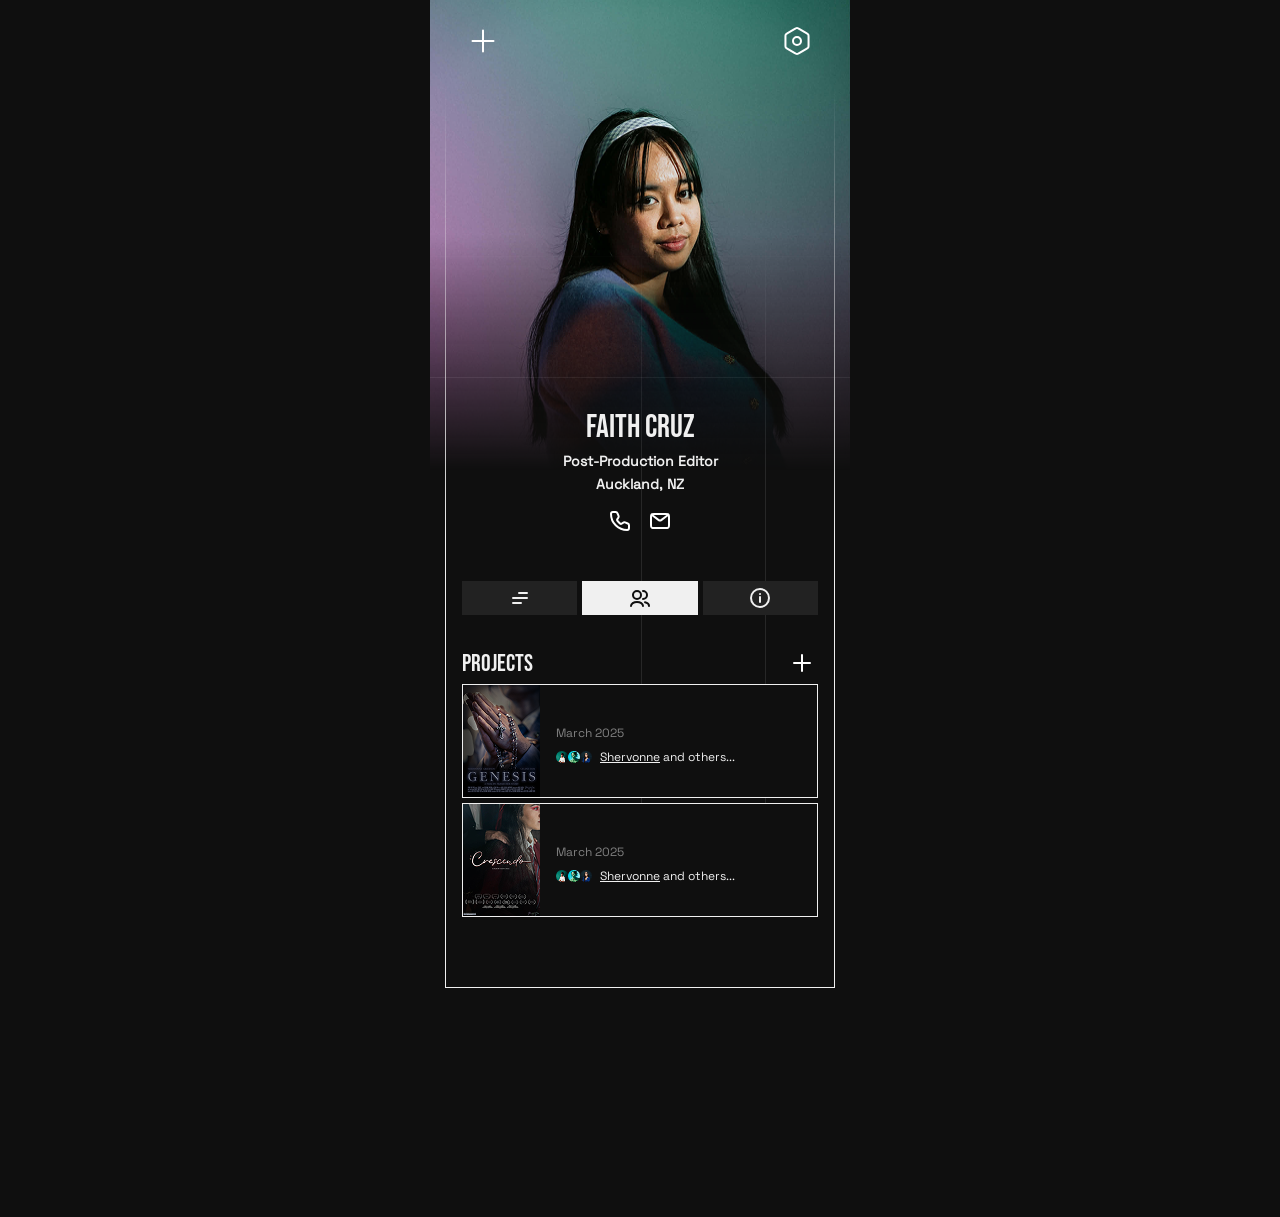
<file: index.html>
<html lang="en">
	<head>
		<meta charset="UTF-8" />
		<meta name="viewport" content="width=device-width, initial-scale=1.0" />
		<link rel="stylesheet" href="/css/style.css" />
		<script type="module" src="/js/database.js" defer></script>
		<script src="https://cdn.jsdelivr.net/npm/gsap@3.15/dist/gsap.min.js"></script>
		<script src="/js/script.js" defer></script>
		<title>Verso</title>
	</head>
	<body>
		<img class="image-wrap profile-image" src="/assets/Rectangle 94.png" />
		<div id="content-border" class="border-gradient"></div>
		<div id="background"></div>

		<div id="top-nav-v2">
			<div>
				<div id="top-nav-left">
					<img src="/assets/icons/Add_Plus.svg" class="interactive-hover rotate" />
				</div>
				<h2></h2>
				<div id="top-nav-right">
					<img src="assets/icons/Interface/Settings_Future.svg" class="interactive-hover rotate" />
				</div>
			</div>
		</div>

		<div id="content-container" class="content-container-padding">
			<div id="profile-header">
				<div id="profile-header-info">
					<h2 id="profile-name">Faith Cruz</h2>
					<h5 id="profile-role">Post-Production Editor</h5>
					<h5 id="profile-location">Auckland, NZ</h5>
				</div>
				<div id="contact-icon-container">
					<img src="assets/icons/Phone.svg" />
					<img src="assets/icons/Mail.svg" />
				</div>
			</div>

			<div id="profile-section-selector">
				<div class="profile-selector-button false-selector interactive-hover"><img src="assets/icons/Menu_Alt_05.svg" /></div>
				<div class="profile-selector-button true-selector"><img src="assets/icons/Users.svg" /></div>
				<div class="profile-selector-button false-selector interactive-hover"><img src="assets/icons/Info.svg" /></div>
			</div>

			<div id="profile-projects">
				<div class="profile-sub-heading">
					<h3>Projects</h3>
					<img id="" src="assets/icons/Add_Plus_small.svg" onclick="window.location.href ='create-project-info.html'" class="interactive-hover rotate" />
				</div>
				<div class="project-card interactive-hover" onclick="window.location.href = 'genesis-project.html'">
					<img src="assets/Rectangle 95.png" />
					<div class="project-card-text">
						<h5 id=1></h5>
						<p class="transparent-text">March 2025</p>
						<div class="project-card-collaborators">
							<div class="project-card-collaborators-img-container">
								<img src="assets/Ellipse 24.png" />
								<img src="assets/Ellipse 25.png" />
								<img src="assets/Ellipse 26.png" />
							</div>
							<p><u>Shervonne</u> and others...</p>
						</div>
					</div>
				</div>
				<div class="project-card interactive-hover" onclick="window.location.href = 'crescendo-project.html'">
					<img src="assets/Rectangle 93.png" />
					<div class="project-card-text">
						<h5 id=2></h5>
						<p class="transparent-text">March 2025</p>
						<div class="project-card-collaborators">
							<div class="project-card-collaborators-img-container">
								<img src="assets/Ellipse 24.png" />
								<img src="assets/Ellipse 25.png" />
								<img src="assets/Ellipse 26.png" />
							</div>
							<p><u>Shervonne</u> and others...</p>
						</div>
					</div>
				</div>
			</div>
		</div>
	</body>
</html>
</file>
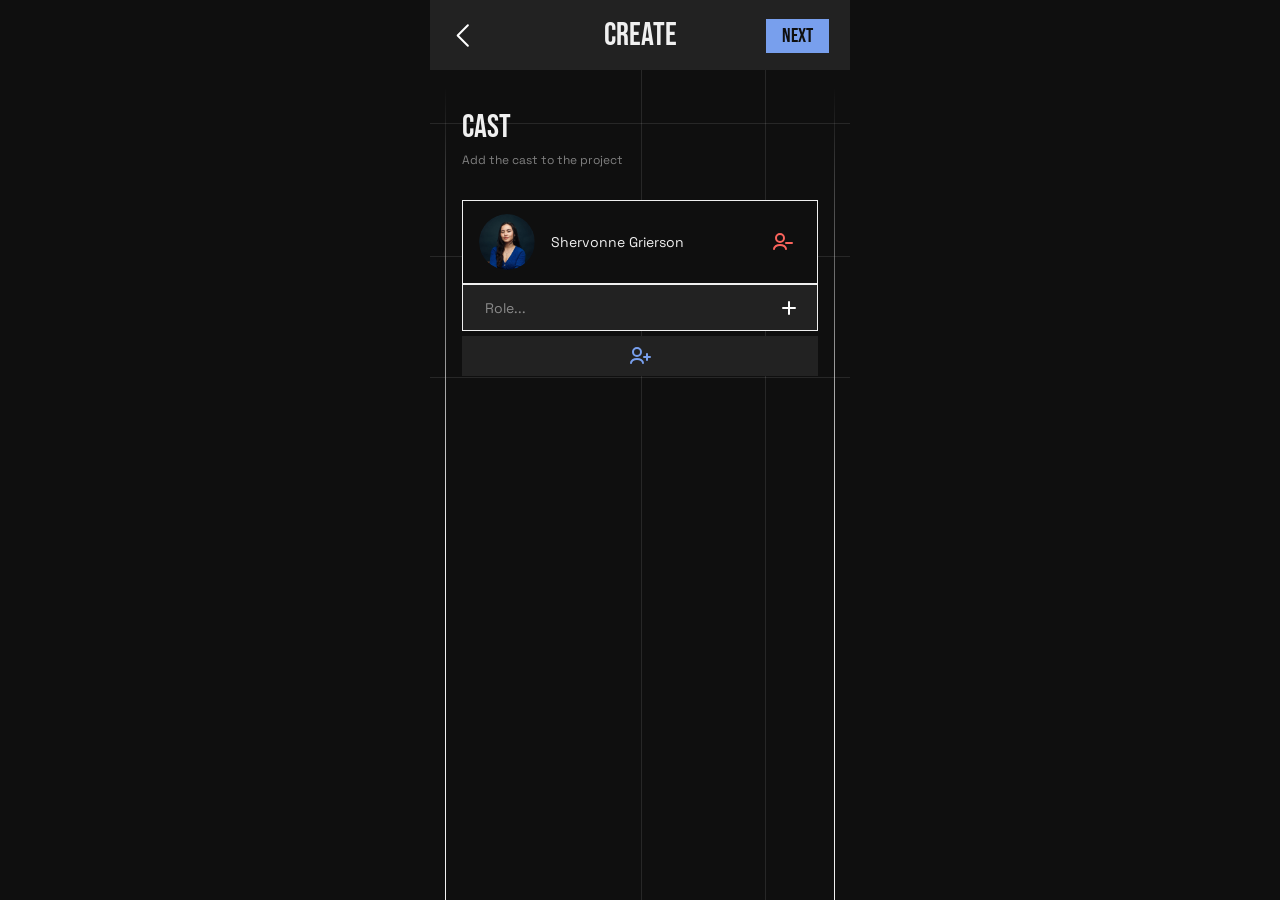
<file: create-project-cast.html>
<html lang="en">
	<head>
		<meta charset="UTF-8" />
		<meta name="viewport" content="width=device-width, initial-scale=1.0" />
		<link rel="stylesheet" href="/css/style.css" />
		<script src="/js/script.js" defer></script>
		<title>Verso</title>
	</head>
	<body>
		<div id="top-nav">
			<div>
				<div id="top-nav-left">
					<img src="/assets/icons/Chevron_Left.svg" onclick="window.location.href='create-project-crew.html'" class="interactive-hover" />
				</div>
				<h2>CREATE</h2>
				<div id="top-nav-right">
					<button class="button-v2 interactive-hover" onclick="window.location.href='create-project-preview.html'">NEXT</button>
				</div>
			</div>
		</div>
		
		<div id="content-container">
			<div id="create-section-container">
				<h2>Cast</h2>
				<p class="transparent-text">Add the cast to the project</p>
			</div>

			<div id="create-section-container">
				<div class="collaborator-list" id="collaboratorList">
					<div class="collaborator-card">
						<div class="card-top">
							<img class="card-avatar" src="/assets/shervonne.svg" alt="Shervonne Grierson" />
							<span class="card-name">Shervonne Grierson</span>
							<button class="remove-btn">
								<img src="/assets/icons/User_Remove.svg" class="interactive-hover" />
							</button>
						</div>
						<div class="role-input-row">
							<input type="text" placeholder="Role..." />
							<img src="assets/icons/Edit/Add_Plus.svg" class="interactive-hover" />
						</div>
					</div>
				</div>

				<!-- Add collaborator button -->
				<button class="add-user-btn" onclick="addCollaborator()">
					<img src="/assets/icons/User_Add.svg" class="interactive-hover" />
				</button>
			</div>
		</div>

		<div id="content-border"></div>
		<div id="background"></div>
	</body>
</html>
</file>
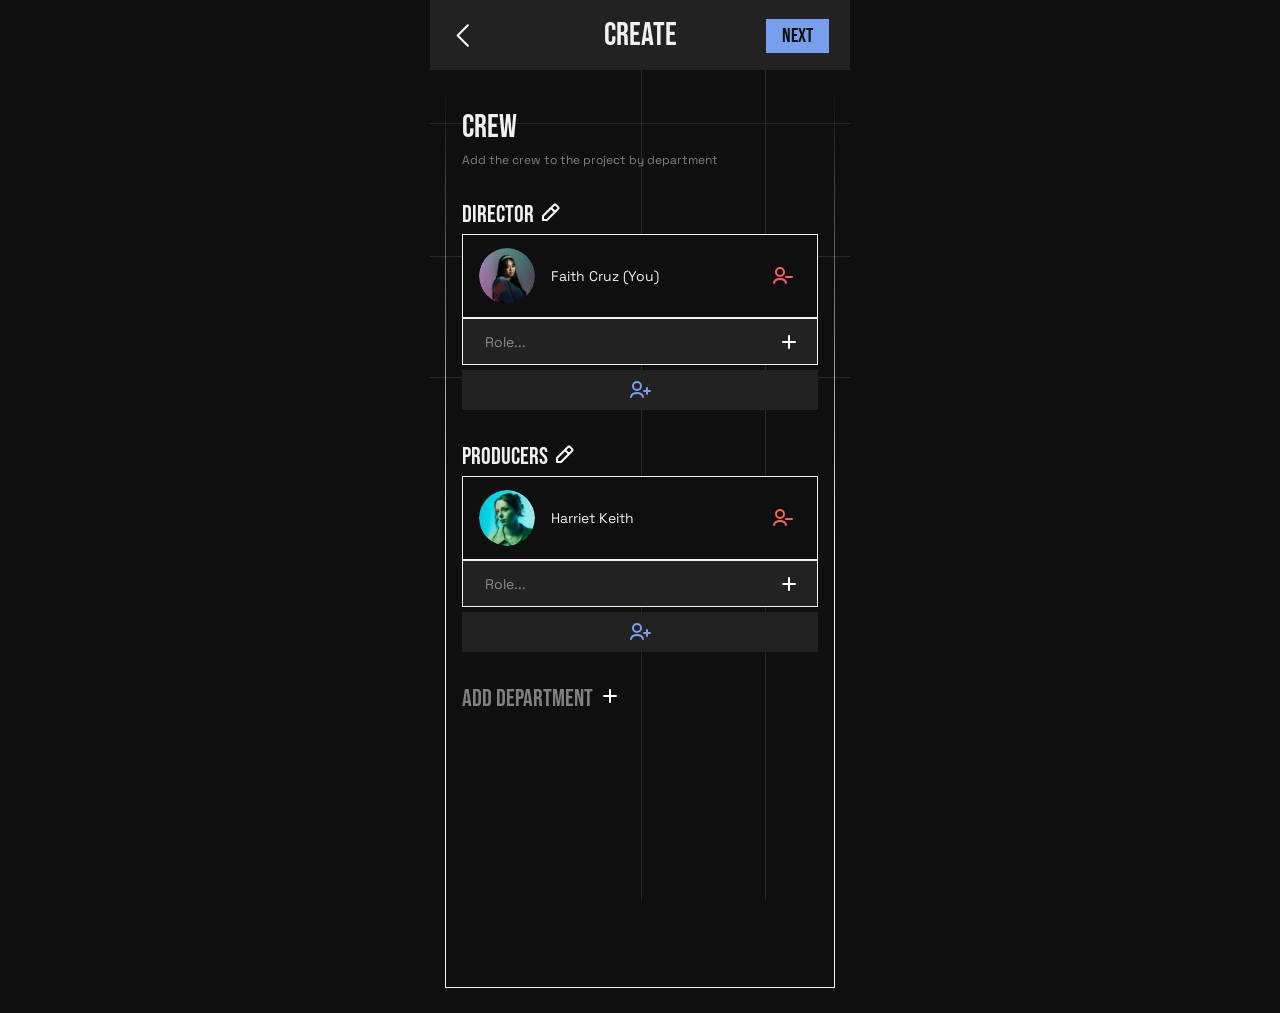
<file: create-project-crew.html>
<html lang="en">
	<head>
		<meta charset="UTF-8" />
		<meta name="viewport" content="width=device-width, initial-scale=1.0" />
		<link rel="stylesheet" href="/css/style.css" />
		<script src="/js/script.js" defer></script>
		<title>Verso</title>
	</head>
	<body>
		<div id="top-nav">
			<div>
				<div id="top-nav-left">
					<img src="/assets/icons/Chevron_Left.svg" onclick="window.location.href='create-project-info.html'" class="interactive-hover" />
				</div>
				<h2>CREATE</h2>
				<div id="top-nav-right">
					<button class="button-v2" onclick="window.location.href='create-project-cast.html'">NEXT</button>
				</div>
			</div>
		</div>

		<div id="content-container">
			<div id="create-section-container">
				<h2>Crew</h2>
				<p class="transparent-text">Add the crew to the project by department</p>
			</div>

			<div id="create-section-container">
				<div class="subheading-type-1">
					<h3>Director</h3>
					<img src="/assets/icons/Edit_Pencil_01.svg" class="interactive-hover" />
				</div>
				<div class="collaborator-list" id="collaboratorList">
					<div class="collaborator-card">
						<div class="card-top">
							<img class="card-avatar" src="/assets/faith-cruz.svg" alt="Faith Cruz" />
							<span class="card-name">Faith Cruz (You)</span>
							<button class="remove-btn interactive-hover">
								<img src="/assets/icons/User_Remove.svg" />
							</button>
						</div>
						<div class="role-input-row">
							<input type="text" placeholder="Role..." />
							<img src="assets/icons/Edit/Add_Plus.svg" class="interactive-hover"/>
						</div>
					</div>
				</div>

				<!-- Add collaborator button -->
				<button class="add-user-btn" onclick="addCollaborator()">
					<img src="/assets/icons/User_Add.svg" />
				</button>
			</div>
			
			<div id="create-section-container">
				<div class="subheading-type-1">
					<h3>Producers</h3>
					<img src="/assets/icons/Edit_Pencil_01.svg" class="interactive-hover" />
				</div>
				<div class="collaborator-list" id="collaboratorList">
					<div class="collaborator-card">
						<div class="card-top">
							<img class="card-avatar" src="/assets/harriet.svg" alt="Harriet Keith" />
							<span class="card-name">Harriet Keith</span>
							<button class="remove-btn interactive-hover">
								<img src="/assets/icons/User_Remove.svg" />
							</button>
						</div>
						<div class="role-input-row">
							<input type="text" placeholder="Role..." />
							<img src="assets/icons/Edit/Add_Plus.svg" class="interactive-hover"/>

						</div>
					</div>
				</div>

				<!-- Add collaborator button -->
				<button class="add-user-btn" onclick="addCollaborator()">
					<img src="/assets/icons/User_Add.svg" />
				</button>
			</div>

			<div id="create-section-container">
				<div class="subheading-type-1">
					<h3 class="transparent-text">Add department</h3>
					<img src="/assets/icons/Edit/Add_Plus.svg" class="interactive-hover" />
				</div>
			</div>
		</div>

		<div id="content-border"></div>
		<div id="background"></div>
	</body>
</html>
</file>
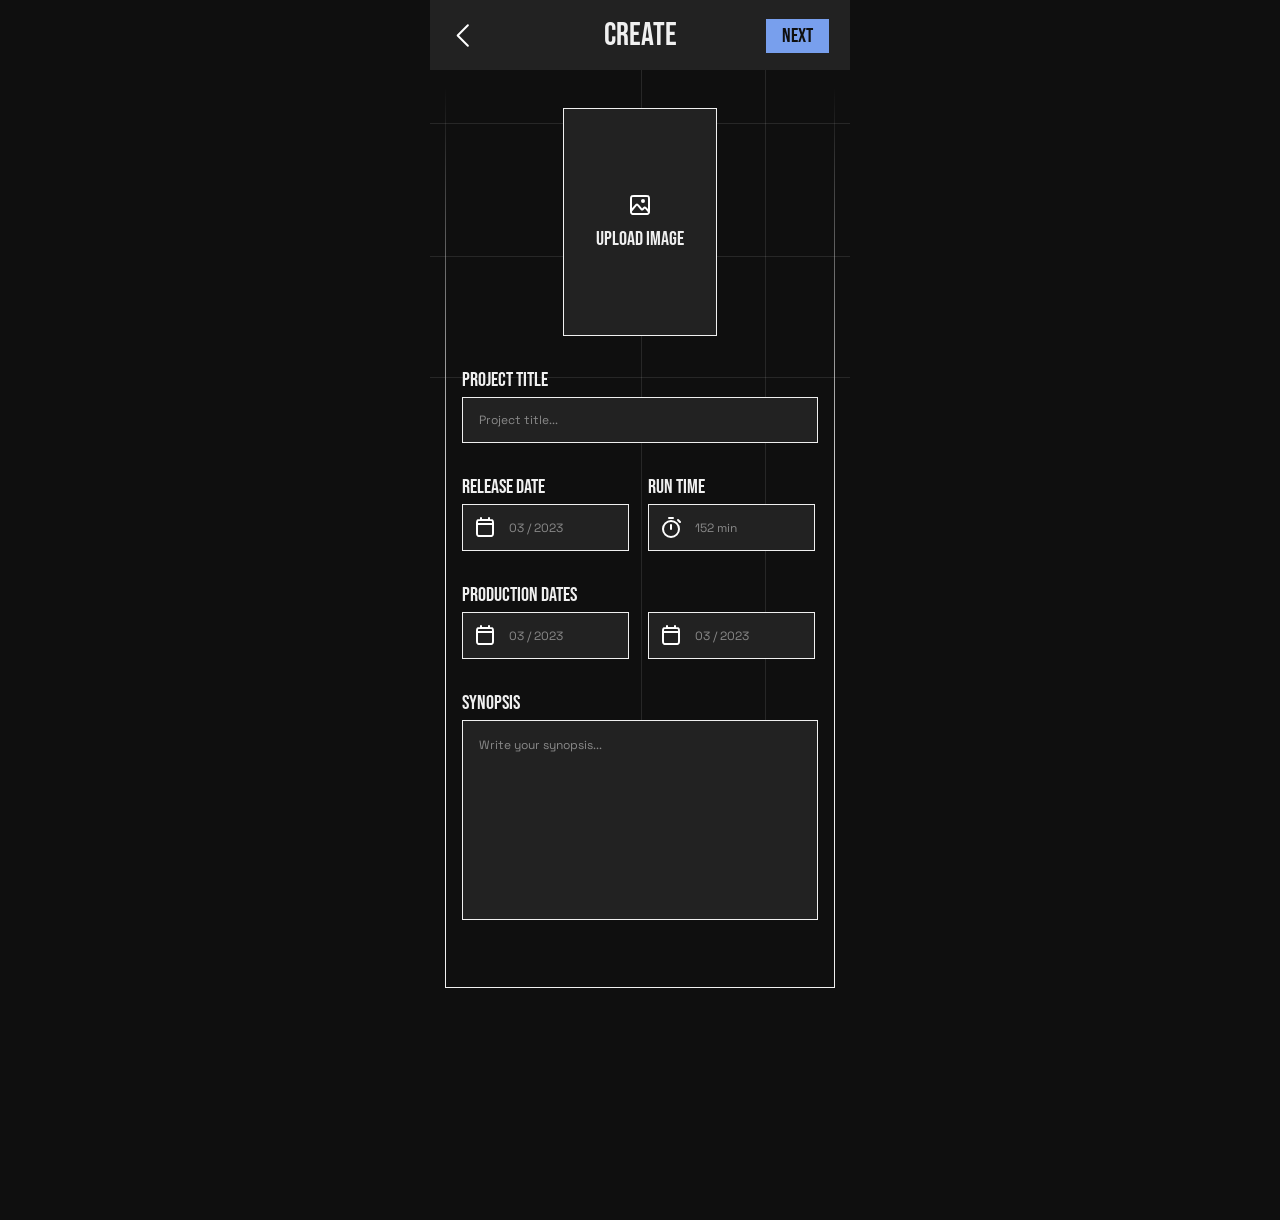
<file: create-project-info.html>
<html lang="en">
	<head>
		<meta charset="UTF-8" />
		<meta name="viewport" content="width=device-width, initial-scale=1.0" />
		<link rel="stylesheet" href="/css/style.css" />
		<script src="/js/script.js" defer></script>
		<title>Verso</title>
	</head>
	<body>
		<div id="top-nav">
			<div>
				<div id="top-nav-left">
					<img src="/assets/icons/Chevron_Left.svg" onclick="window.location.href='index.html'" class="interactive-hover" />
				</div>
				<h2>CREATE</h2>
				<div id="top-nav-right">
					<button class="button-v2" onclick="window.location.href='create-project-crew.html'">NEXT</button>
				</div>
			</div>
		</div>

		<div id="content-container">
			<div id="upload-image" class="interactive-hover">
				<img src="/assets/icons/Image_02.svg" />
				<h4>Upload image</h4>
			</div>

			<div id="create-section-container">
				<h4>Project title</h4>
				<input class="input" type="text" placeholder="Project title..." />
			</div>

			<div id="create-section-container-v2">
				<div id="half-width-input">
					<h4>Release date</h4>
					<div class="input-with-icon">
						<img src="assets/icons/Calendar.svg" />
						<input type="text" placeholder="03 / 2023" />
					</div>
				</div>
				<div id="half-width-input">
					<h4>Run Time</h4>
					<div class="input-with-icon">
						<img src="assets/icons/Timer.svg" />
						<input type="text" placeholder="152 min" />
					</div>
				</div>
			</div>

			<div id="create-section-container">
				<h4>Production dates</h4>
				<div id="create-section-container-v2">
					<div id="half-width-input">
						<div class="input-with-icon">
							<img src="assets/icons/Calendar.svg" />
							<input type="text" placeholder="03 / 2023" />
						</div>
					</div>
					<div id="half-width-input">
						<div class="input-with-icon">
							<img src="assets/icons/Calendar.svg" />
							<input type="text" placeholder="03 / 2023" />
						</div>
					</div>
				</div>
			</div>

			<div id="create-section-container">
				<h4>Synopsis</h4>
				<textarea class="textarea" placeholder="Write your synopsis..."></textarea>
			</div>
		</div>

		<div id="content-border"></div>
		<div id="background"></div>
	</body>
</html>
</file>
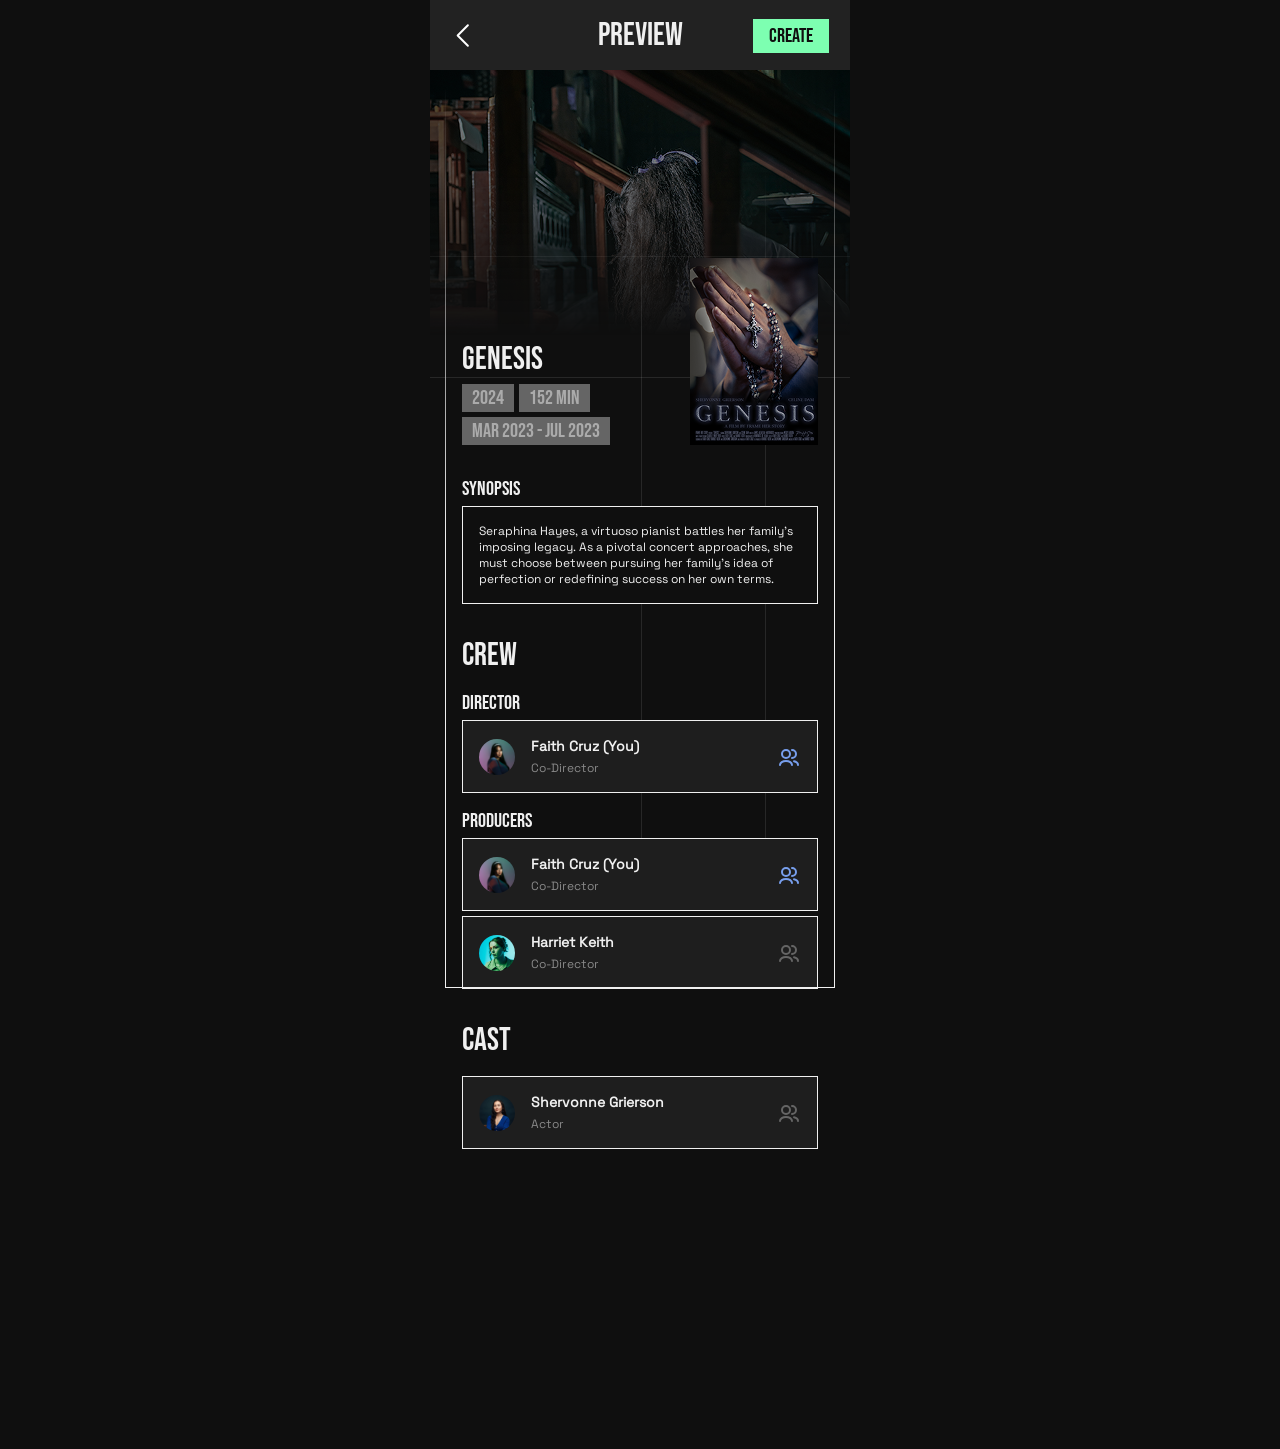
<file: create-project-preview.html>
<html lang="en">
	<head>
		<meta charset="UTF-8" />
		<meta name="viewport" content="width=device-width, initial-scale=1.0" />
		<link rel="stylesheet" href="/css/style.css" />
		<script src="/js/script.js" defer></script>
		<title>Verso</title>
	</head>
	<body>
		<div id="top-nav">
			<div>
				<div id="top-nav-left">
					<img src="/assets/icons/Chevron_Left.svg" onclick="window.location.href='create-project-cast.html'" class="interactive-hover" />
				</div>
				<h2>preview</h2>
				<div id="top-nav-right">
					<button class="button-v3 interactive-hover" onclick="window.location.href='genesis-project.html'">Create</button>
				</div>
			</div>
		</div>

		<img class="image-wrap" src="/assets/genesis background.png" />


		<div id="content-container" class="project-container-padding">
			<div id="create-section-container-v2">
				<div id="project-header-info">
					<div>
						<h2>Genesis</h2>
						<div id="project-tag-container">
							<div id="release-time">
								<div id="project-tag">
									<h4 class="transparent-text">2024</h4>
								</div>
								<div id="project-tag">
									<h4 class="transparent-text">152 min</h4>
								</div>
							</div>
							<div id="project-tag">
								<h4 class="transparent-text">Mar 2023 - jul 2023</h4>
							</div>
						</div>
					</div>
				</div>
				<img src="/assets/genesis-poster.png">
			</div>

			<div id="create-section-container">
				<h4>Synopsis</h4>
				<div id="synopsis-container">
					<p>Seraphina Hayes, a virtuoso pianist battles her family's imposing legacy. As a pivotal concert approaches, she must choose between pursuing her family's idea of perfection or redefining success on her own terms.</p>
				</div>
			</div>

			<div id="crew-section-container">
				<div id="title"><h2>Crew</h2></div>
				<div id="crew-list-container">
					<div id="sub-list">
						<h4>Director</h4>
						<div id="collaborator-list">
							<div id="collaborator-card">
								<div id="left">
									<img src="assets/faith-small.svg" />
									<div id="collaborator-text">
										<h5>Faith Cruz (You)</h5>
										<p class="transparent-text">Co-Director</p>
									</div>
								</div>
								<img src="/assets/icons/User/Users.svg" />
							</div>
						</div>
					</div>
					<div id="sub-list">
						<h4>Producers</h4>
						<div id="collaborator-list">
							<div id="collaborator-card">
								<div id="left">
									<img src="assets/faith-small.svg" />
									<div id="collaborator-text">
										<h5>Faith Cruz (You)</h5>
										<p class="transparent-text">Co-Director</p>
									</div>
								</div>
								<img src="/assets/icons/User/Users.svg" />
							</div>
							<div id="collaborator-card">
								<div id="left">
									<img src="assets/harriet-small.svg" />
									<div id="collaborator-text">
										<h5>Harriet Keith</h5>
										<p class="transparent-text">Co-Director</p>
									</div>
								</div>
								<img src="/assets/icons/User/Users-grey.svg" />
							</div>
						</div>
					</div>
				</div>
			</div>

			<div id="crew-section-container">
				<div id="title"><h2>Cast</h2></div>
				<div id="crew-list-container">
					<div id="sub-list">
						<div id="collaborator-list">
							<div id="collaborator-card">
								<div id="left">
									<img src="assets/shervonne-small.svg" />
									<div id="collaborator-text">
										<h5>Shervonne Grierson</h5>
										<p class="transparent-text">Actor</p>
									</div>
								</div>
								<img src="/assets/icons/User/Users-grey.svg" />
							</div>
						</div>
					</div>
				</div>
			</div>
		</div>

		<div id="content-border" class="border-gradient"></div>
		<div id="background"></div>
	</body>
</html>
</file>
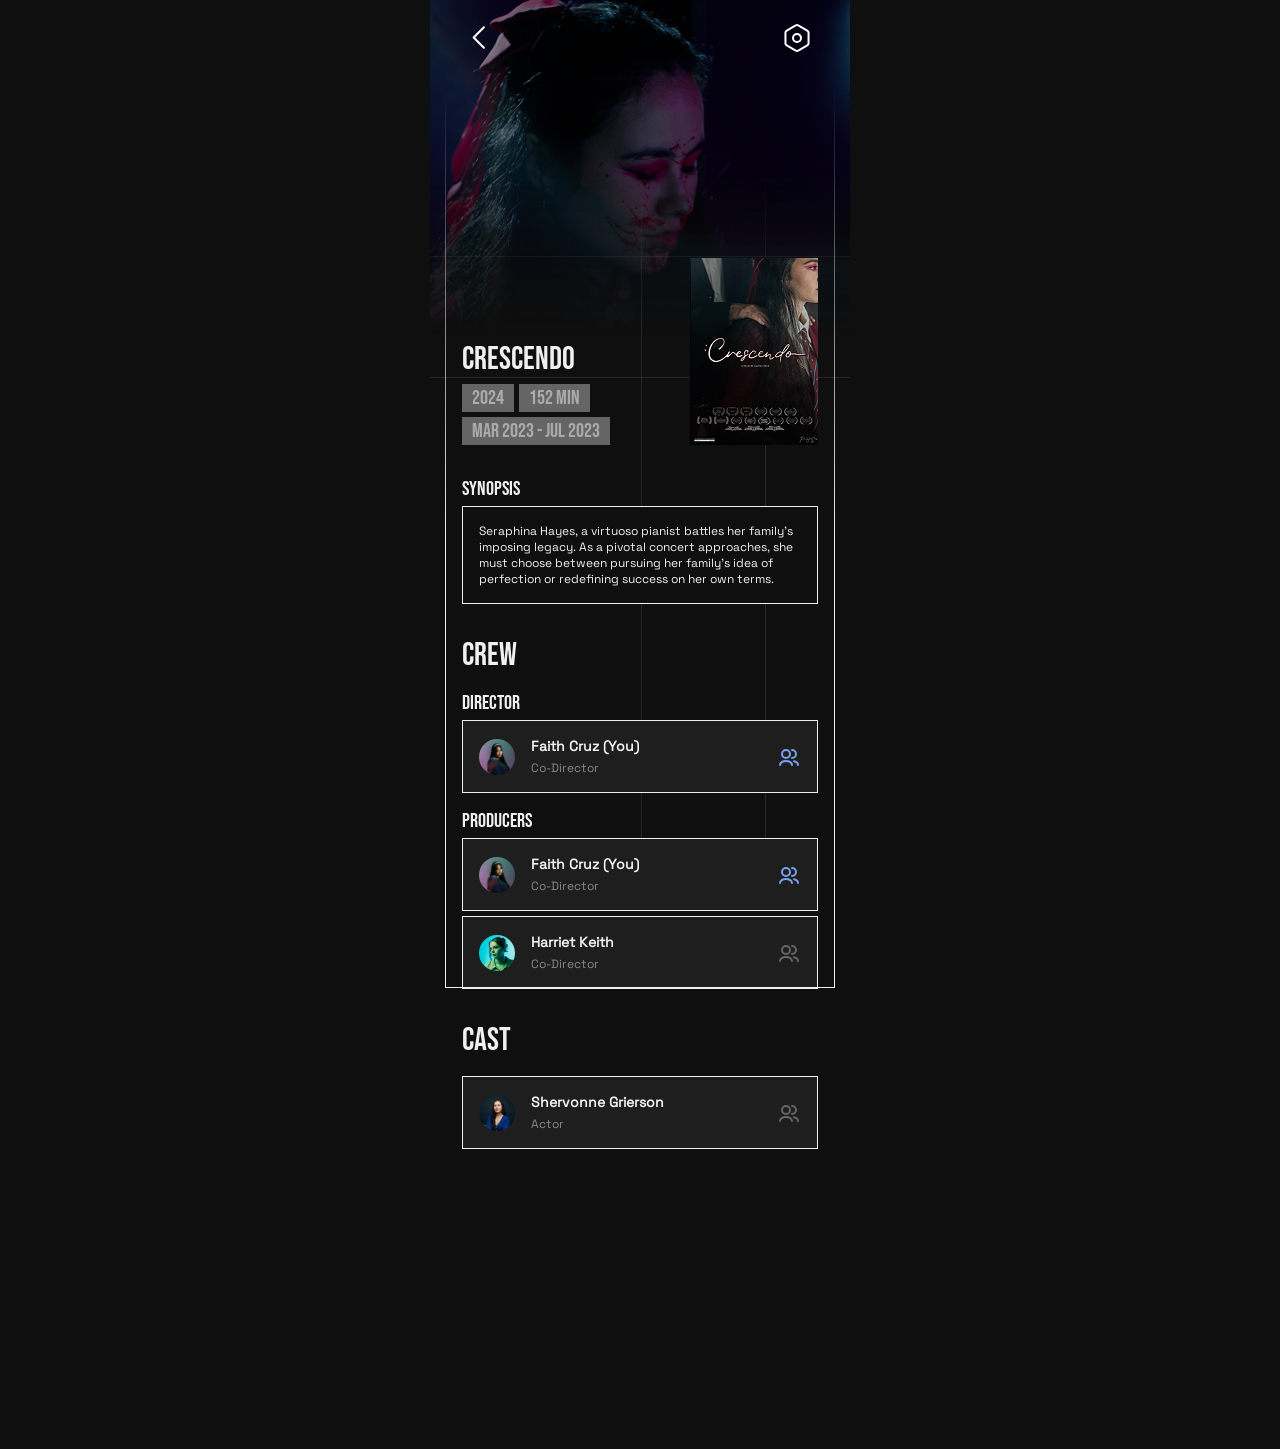
<file: crescendo-project.html>
<html lang="en">
	<head>
		<meta charset="UTF-8" />
		<meta name="viewport" content="width=device-width, initial-scale=1.0" />
		<link rel="stylesheet" href="/css/style.css" />
		<script src="/js/script.js" defer></script>
		<title>Verso</title>
	</head>
	<body>
		<div id="top-nav-v2">
			<div>
				<div id="top-nav-left">
					<img src="/assets/icons/Chevron_Left.svg" class="interactive-hover" onclick="window.location.href='index.html'" />
				</div>
				<h2></h2>
				<div id="top-nav-right">
					<img src="assets/icons/Interface/Settings_Future.svg" class="interactive-hover" />
				</div>
			</div>
		</div>

		<img class="image-wrap" src="/assets/crescendo-background.png" />


		<div id="content-container" class="project-container-padding">
			<div id="create-section-container-v2">
				<div id="project-header-info">
					<div>
						<h2>Crescendo</h2>
						<div id="project-tag-container">
							<div id="release-time">
								<div id="project-tag">
									<h4 class="transparent-text">2024</h4>
								</div>
								<div id="project-tag">
									<h4 class="transparent-text">152 min</h4>
								</div>
							</div>
							<div id="project-tag">
								<h4 class="transparent-text">Mar 2023 - jul 2023</h4>
							</div>
						</div>
					</div>
				</div>
				<img src="/assets/crescendo-poster.png">
			</div>

			<div id="create-section-container">
				<h4>Synopsis</h4>
				<div id="synopsis-container">
					<p>Seraphina Hayes, a virtuoso pianist battles her family's imposing legacy. As a pivotal concert approaches, she must choose between pursuing her family's idea of perfection or redefining success on her own terms.</p>
				</div>
			</div>

			<div id="crew-section-container">
				<div id="title"><h2>Crew</h2></div>
				<div id="crew-list-container">
					<div id="sub-list">
						<h4>Director</h4>
						<div id="collaborator-list">
							<div id="collaborator-card">
								<div id="left">
									<img src="assets/faith-small.svg" />
									<div id="collaborator-text">
										<h5>Faith Cruz (You)</h5>
										<p class="transparent-text">Co-Director</p>
									</div>
								</div>
								<img src="/assets/icons/User/Users.svg" />
							</div>
						</div>
					</div>
					<div id="sub-list">
						<h4>Producers</h4>
						<div id="collaborator-list">
							<div id="collaborator-card">
								<div id="left">
									<img src="assets/faith-small.svg" />
									<div id="collaborator-text">
										<h5>Faith Cruz (You)</h5>
										<p class="transparent-text">Co-Director</p>
									</div>
								</div>
								<img src="/assets/icons/User/Users.svg" />
							</div>
							<div id="collaborator-card">
								<div id="left">
									<img src="assets/harriet-small.svg" />
									<div id="collaborator-text">
										<h5>Harriet Keith</h5>
										<p class="transparent-text">Co-Director</p>
									</div>
								</div>
								<img src="/assets/icons/User/Users-grey.svg" />
							</div>
						</div>
					</div>
				</div>
			</div>

			<div id="crew-section-container">
				<div id="title"><h2>Cast</h2></div>
				<div id="crew-list-container">
					<div id="sub-list">
						<div id="collaborator-list">
							<div id="collaborator-card">
								<div id="left">
									<img src="assets/shervonne-small.svg" />
									<div id="collaborator-text">
										<h5>Shervonne Grierson</h5>
										<p class="transparent-text">Actor</p>
									</div>
								</div>
								<img src="/assets/icons/User/Users-grey.svg" />
							</div>
						</div>
					</div>
				</div>
			</div>
		</div>

		<div id="content-border" class="border-gradient"></div>
		<div id="background"></div>
	</body>
</html>
</file>
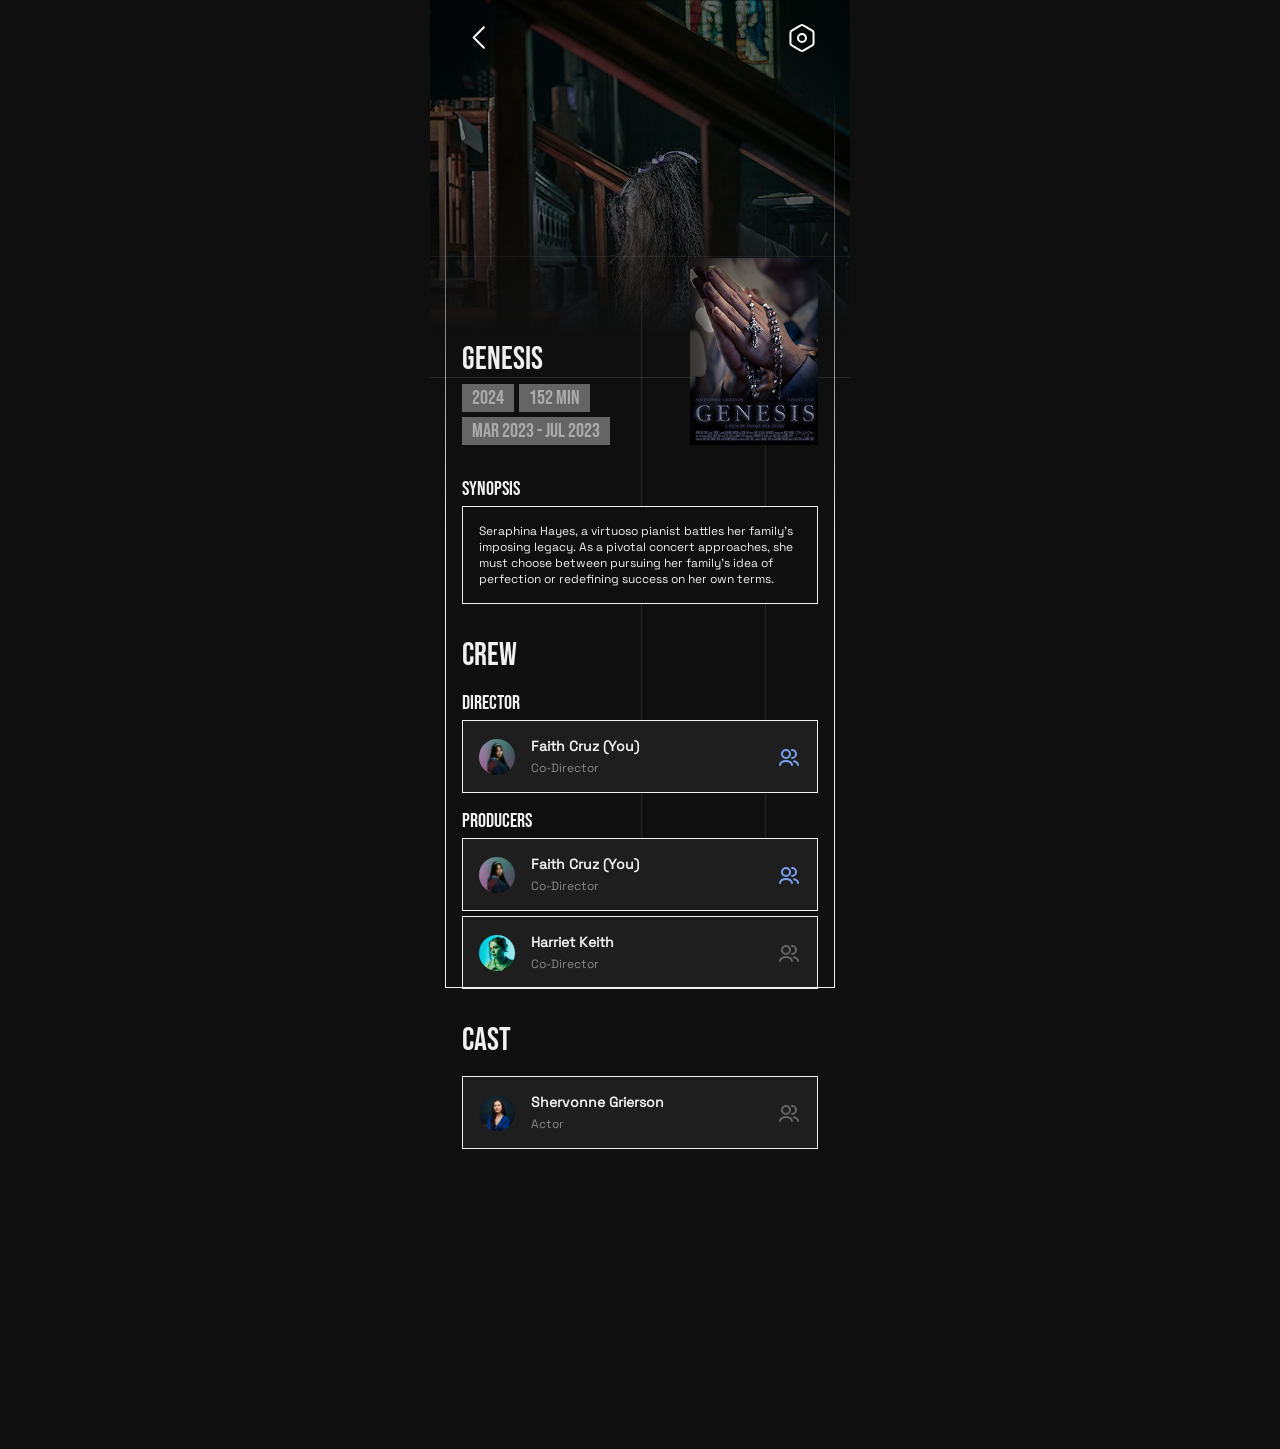
<file: genesis-project.html>
<html lang="en">
	<head>
		<meta charset="UTF-8" />
		<meta name="viewport" content="width=device-width, initial-scale=1.0" />
		<link rel="stylesheet" href="/css/style.css" />
		<script src="/js/script.js" defer></script>
		<title>Verso</title>
	</head>
	<body>
		<div id="top-nav-v2">
			<div>
				<div id="top-nav-v2-left">
					<img src="/assets/icons/Chevron_Left.svg" class="interactive-hover" onclick="window.location.href='index.html'" />
				</div>
				<h2></h2>
				<div id="top-nav-v2-right">
					<img src="assets/icons/Interface/Settings_Future.svg" class="interactive-hover" />
				</div>
			</div>
		</div>

		<img class="image-wrap" src="/assets/genesis background.png" />


		<div id="content-container" class="project-container-padding">
			<div id="create-section-container-v2">
				<div id="project-header-info">
					<div>
						<h2>Genesis</h2>
						<div id="project-tag-container">
							<div id="release-time">
								<div id="project-tag">
									<h4 class="transparent-text">2024</h4>
								</div>
								<div id="project-tag">
									<h4 class="transparent-text">152 min</h4>
								</div>
							</div>
							<div id="project-tag">
								<h4 class="transparent-text">Mar 2023 - jul 2023</h4>
							</div>
						</div>
					</div>
				</div>
				<img src="/assets/genesis-poster.png">
			</div>

			<div id="create-section-container">
				<h4>Synopsis</h4>
				<div id="synopsis-container">
					<p>Seraphina Hayes, a virtuoso pianist battles her family's imposing legacy. As a pivotal concert approaches, she must choose between pursuing her family's idea of perfection or redefining success on her own terms.</p>
				</div>
			</div>

			<div id="crew-section-container">
				<div id="title"><h2>Crew</h2></div>
				<div id="crew-list-container">
					<div id="sub-list">
						<h4>Director</h4>
						<div id="collaborator-list">
							<div id="collaborator-card">
								<div id="left">
									<img src="assets/faith-small.svg" />
									<div id="collaborator-text">
										<h5>Faith Cruz (You)</h5>
										<p class="transparent-text">Co-Director</p>
									</div>
								</div>
								<img src="/assets/icons/User/Users.svg" />
							</div>
						</div>
					</div>
					<div id="sub-list">
						<h4>Producers</h4>
						<div id="collaborator-list">
							<div id="collaborator-card">
								<div id="left">
									<img src="assets/faith-small.svg" />
									<div id="collaborator-text">
										<h5>Faith Cruz (You)</h5>
										<p class="transparent-text">Co-Director</p>
									</div>
								</div>
								<img src="/assets/icons/User/Users.svg" />
							</div>
							<div id="collaborator-card">
								<div id="left">
									<img src="assets/harriet-small.svg" />
									<div id="collaborator-text">
										<h5>Harriet Keith</h5>
										<p class="transparent-text">Co-Director</p>
									</div>
								</div>
								<img src="/assets/icons/User/Users-grey.svg" />
							</div>
						</div>
					</div>
				</div>
			</div>

			<div id="crew-section-container">
				<div id="title"><h2>Cast</h2></div>
				<div id="crew-list-container">
					<div id="sub-list">
						<div id="collaborator-list">
							<div id="collaborator-card">
								<div id="left">
									<img src="assets/shervonne-small.svg" />
									<div id="collaborator-text">
										<h5>Shervonne Grierson</h5>
										<p class="transparent-text">Actor</p>
									</div>
								</div>
								<img src="/assets/icons/User/Users-grey.svg" />
							</div>
						</div>
					</div>
				</div>
			</div>
		</div>

		<div id="content-border" class="border-gradient"></div>
		<div id="background"></div>
	</body>
</html>
</file>
<file: css/style.css>
@font-face {
	font-family: "space-grotesk-regular";
	src: url("/assets/fonts/SpaceGrotesk-Regular.ttf");
}

@font-face {
	font-family: space-grotesk-bold;
	src: url("/assets/fonts/SpaceGrotesk-Bold.ttf");
}

@font-face {
	font-family: "bebas-neue-regular";
	src: url("/assets/fonts/BebasNeue-Regular.ttf");
}

:root {
	--primary-colour: #0f0f0f;
	--secondary-colour: #f0f0f0;
	--green-accent: #7dffb1;
	--blue-accent: #789fed;
	--red-accent: #fb645c;
	--mid-grey: #222222;
	--light-grey: #656565;
}

/* ###################### */
/* TYPOGRAPHY */
/* ###################### */

h1,
h2,
h3,
h4,
h5,
p {
	margin: 0;
	color: var(--secondary-colour);
	line-height: normal;
	width: fit-content;
	font-style: normal;
}

h1,
h2,
h3,
h4 {
	font-family: "bebas-neue-regular";
	font-weight: 400;
}

h5,
p {
	font-family: "space-grotesk-regular";
}

h1 {
	font-size: 40px;
}

h2 {
	font-size: 32px;
}

h3 {
	font-size: 24px;
}

h4 {
	font-size: 20px;
}

h5 {
	font-size: 14px;
}

p {
	font-size: 12px;
}

/* ###################### */
/* LAYOUT */
/* ###################### */

* {
	scrollbar-width: none; /* Firefox */
	-ms-overflow-style: none; /* IE */
}

*::-webkit-scrollbar {
	display: none; /* Chrome, Safari */
}

body {
	width: 420px;
	margin: 0 auto;
	padding: 0;
	background-color: var(--primary-colour);
	display: flex;
	flex-direction: column;
	align-items: center;
	/* border: 1px solid red; */
}

@media (max-width: 420px) {
	body {
		transform-origin: top left;
		transform: scale(calc(100vw / 420));
		width: 420px;
	}
}

#content-container {
	display: flex;
	width: 356px;
	flex-direction: column;
	align-items: center;
	gap: 32px;
	/* border: 1px solid red; */
	padding-bottom: 300px;
	position: absolute;
	top: 108px;
	z-index: 1;
}

.content-container-padding {
	padding-top: 300px;
}

.project-container-padding {
	padding-top: 150px;
}

#content-border {
	position: fixed;
	top: 72px;
	width: 388px;
	margin: 14px;
	height: 100%;
	border: 1px solid var(--secondary-colour);
	z-index: 2;
	inset: none;
	pointer-events: none;
	-webkit-mask-image: linear-gradient(to top, black 50%, transparent 100%);
	mask-image: linear-gradient(to top, black 50%, transparent 100%);
}

#background {
	background-image: url("/assets/background.svg");
	background-size: fill;
	background-repeat: repeat;
	background-clip: border-box;
	width: 420px;
	height: 100%;
	z-index: -2;
	position: absolute;
	top: 0;
}

/* ###################### */
/* Components */
/* ###################### */

/* profile image */
.profile-image {
	/* border: 1px solid red; */
	position: absolute;
	top: 0;
	z-index: 0;
	background-image: url("/assets/Rectangle 94.png");
	background-size: cover;
	background-repeat: no-repeat;
	background-position: center;
	width: 420px;
	height: 470px;
	z-index: 2;
}

.image-wrap {
	position: absolute;
	z-index: 1;
	-webkit-mask-image: linear-gradient(to bottom, black 50%, transparent 100%);
	mask-image: linear-gradient(to bottom, black 50%, transparent 100%);
}

/* profile header */
#profile-header {
	display: flex;
	flex-direction: column;
	align-items: center;
	width: 100%;
}

#profile-header-info {
	display: flex;
	flex-direction: column;
	align-items: center;
	gap: 5px;
}

#contact-icon-container {
	display: flex;
	padding: 16px;
	gap: 16px;
}

/* profile section selector */
#profile-section-selector {
	display: flex;
	align-items: flex-start;
	gap: 5px;
	align-self: stretch;
	width: 100%;
}

.profile-selector-button {
	display: flex;
	padding: 5px 0;
	justify-content: center;
	align-items: center;
	gap: 16px;
	flex: 1 0 0;
}

.true-selector {
	background-color: var(--secondary-colour);
}

.false-selector {
	background-color: var(--mid-grey);
}

#profile-projects {
	display: flex;
	width: 356px;
	flex-direction: column;
	align-items: flex-start;
	gap: 5px;
}

.project-card {
	display: flex;
	height: 112px;
	padding-right: 52px;
	align-items: center;
	gap: 16px;
	align-self: stretch;
	border: 1px solid #f0f0f0;
	background: #0f0f0f;
}

.project-card-text {
	display: flex;
	width: 211px;
	flex-direction: column;
	align-items: flex-start;
	gap: 8px;
}

.project-card-collaborators {
	display: flex;
	align-items: center;
	gap: 8px;
}

.project-card-collaborators-img-container {
	display: flex;
	align-items: center;
	gap: -3px;
}

#top-nav {
	display: flex;
	width: calc(420px - 32px);
	padding: 16px;
	flex-direction: column;
	justify-content: center;
	align-items: center;
	gap: 32px;
	background: #222;

	position: absolute;
	top: 0;
	z-index: 3;
}

#top-nav > div {
	display: grid;
	width: calc(420px - 32px);
	height: 38px;
	padding: 0 16px;
	grid-template-rows: repeat(1, fit-content(100%));
	grid-template-columns: minmax(0, 1fr) fit-content(100%) minmax(0, 1fr);
	grid-auto-flow: row;
}

#top-nav-left {
	display: flex;
	flex-direction: column;
	justify-content: center;
	align-items: flex-start;
	gap: 10px;
	align-self: stretch;
	grid-row: span 1;
	grid-column: span 1;
	justify-self: stretch;
}

#top-nav-right {
	display: flex;
	padding: 0 5px;
	flex-direction: column;
	justify-content: center;
	align-items: flex-end;
	gap: 10px;
	align-self: stretch;
	grid-row: span 1;
	grid-column: span 1;
	justify-self: stretch;
}

#top-nav-v2 {
	display: flex;
	width: 420px;
	padding: 20px 0;
	flex-direction: column;
	justify-content: center;
	align-items: center;
	gap: 32px;

	position: absolute;
	top: 0;
	z-index: 3;
}

#top-nav-v2 > div {
	display: inline-grid;
	padding: 0 32px;
	align-self: stretch;
	grid-template-rows: repeat(1, fit-content(100%));
	grid-template-columns: minmax(0, 1fr) fit-content(100%) minmax(0, 1fr);
	grid-auto-flow: row;
}

#top-nav-v2-left {
	display: flex;
	flex-direction: column;
	justify-content: center;
	align-items: flex-start;
	gap: 10px;
	align-self: stretch;
	grid-row: span 1;
	grid-column: span 1;
	justify-self: stretch;
}

#top-nav-v2-right {
	display: flex;
	justify-content: flex-end;
	align-items: center;
	gap: 10px;
	align-self: stretch;
	grid-row: span 1;
	grid-column: span 1;
	justify-self: stretch;
}

#upload-image {
	display: flex;
	padding: 84px 32px;
	flex-direction: column;
	justify-content: center;
	align-items: center;
	gap: 10px;

	border: 1px solid #f0f0f0;
	background: #222;
}

#create-section-container {
	display: flex;
	flex-direction: column;
	align-items: flex-start;
	gap: 5px;
	align-self: stretch;
}

#create-section-container-v2 {
	display: flex;
	align-items: center;
	gap: 16px;
	align-self: stretch;
}

#half-width-input {
	display: flex;
	flex-direction: column;
	align-items: flex-start;
	gap: 5px;
	flex: 1 0 0;
	/* border: 1px solid red; */
	width: 100%;
}

.profile-sub-heading {
	display: flex;
	justify-content: space-between;
	align-items: center;
	align-self: stretch;
}

.subheading-type-1 {
	display: flex;
	align-items: flex-start;
	gap: 5px;
	align-self: stretch;
}

.button-v2 {
	background-color: var(--blue-accent);
	color: var(--primary-colour);
	font-family: "bebas-neue-regular";
	font-size: 20px;
	padding: 5px 16px;
	border: none;
	cursor: pointer;
}

.button-v3 {
	background-color: var(--green-accent);
	color: var(--primary-colour);
	font-family: "bebas-neue-regular";
	font-size: 20px;
	padding: 5px 16px;
	border: none;
	cursor: pointer;
}

.button-v2:hover,
.button-v3:hover {
	filter: brightness(0.8);
}

.input {
	background-color: var(--mid-grey);
	border: 1px solid var(--secondary-colour);
	color: var(--secondary-colour);
	font-family: "space-grotesk-regular";
	font-size: 12px;
	padding: 14px 16px;
	width: 100%;
	outline: none;
}

.input::placeholder {
	color: var(--secondary-colour);
	opacity: 0.5;
}

.input:focus {
	border-color: var(--secondary-colour);
}

.input-with-icon {
	display: flex;
	align-items: center;
	gap: 10px;
	background-color: var(--mid-grey);
	border: 1px solid var(--secondary-colour);
	padding: 5px 10px;
	height: 35px;
	width: calc(170px - 25px);
}

.input-with-icon input {
	background: none;
	border: none;
	outline: none;
	color: var(--secondary-colour);
	font-family: "space-grotesk-regular";
	font-size: 12px;
}

.input-with-icon input::placeholder {
	color: var(--secondary-colour);
	opacity: 0.5;
}

.textarea {
	background-color: var(--mid-grey);
	border: 1px solid var(--secondary-colour);
	color: var(--secondary-colour);
	font-family: "space-grotesk-regular";
	font-size: 12px;
	padding: 16px;
	width: 100%;
	height: 200px;
	resize: none;
	outline: none;
}

.textarea::placeholder {
	color: var(--secondary-colour);
	opacity: 0.5;
}

.textarea:focus {
	color: var(--secondary-colour);
}

/* Collaborator list edit mode */

.collaborator-list {
	display: flex;
	flex-direction: column;
	gap: 16px;
	width: 100%;
}

.collaborator-card {
	display: flex;
	flex-direction: column;
	width: 100%;
}

.card-top {
	display: flex;
	align-items: center;
	gap: 16px;
	padding: 8px 16px;
	height: 66px;
	background: var(--primary-colour);
	border: 1px solid var(--secondary-colour);
}

.card-avatar {
	width: 56px;
	height: 56px;
	border-radius: 50%;
	object-fit: cover;
	flex-shrink: 0;
}

.card-name {
	flex: 1;
	font-family: "space-grotesk-regular";
	font-size: 14px;
	color: var(--secondary-colour);
}

.remove-btn {
	background: none;
	border: none;
	cursor: pointer;
	color: var(--red-accent);
	display: flex;
	align-items: center;
	justify-content: center;
}

.role-input-row {
	display: flex;
	height: 35px;
	padding: 5px 16px 5px 20px;
	justify-content: space-between;
	align-items: center;
	align-self: stretch;
	border: 1px solid var(--secondary-colour);
	background-color: var(--mid-grey);
}

.role-input-row input {
	flex: 1;
	background: none;
	border: none;
	outline: none;
	font-family: "space-grotesk-regular";
	font-size: 14px;
	color: var(--secondary-colour);
}

.role-input-row input::placeholder {
	color: var(--secondary-colour);
	opacity: 0.5;
}

.confirm-btn {
	background: none;
	border: none;
	cursor: pointer;
	color: var(--secondary-colour);
	font-size: 22px;
	font-weight: 300;
	display: flex;
	align-items: center;
	justify-content: center;
}

.confirm-btn:hover {
	opacity: 0.5;
}

/* Add user button */
.add-user-btn {
	background: var(--mid-grey);
	border: none;
	cursor: pointer;
	width: 100%;
	display: flex;
	color: var(--blue-accent);
	display: flex;
	padding: 8px 0;
	justify-content: center;
	align-items: center;
	align-self: stretch;
}

.add-user-btn:hover {
	opacity: 0.5;
}

#project-header-info {
	display: flex;
	flex-direction: column;
	justify-content: flex-end;
	align-items: flex-start;
	flex: 1 0 0;
	align-self: stretch;
}

#project-header-info > div {
	display: flex;
	height: 105px;
	flex-direction: column;
	justify-content: space-between;
	align-items: flex-start;
	align-self: stretch;
}

#project-tag-container {
	display: flex;
	flex-direction: column;
	align-items: flex-start;
	gap: 5px;
	align-self: stretch;
}

#project-tag-container > #release-time {
	display: flex;
	align-items: center;
	gap: 5px;
}

#project-tag {
	display: flex;
	padding: 2px 10px;
	justify-content: center;
	align-items: center;
	gap: 10px;
	background: var(--light-grey);
}

#synopsis-container {
	display: flex;
	padding: 16px;
	flex-direction: column;
	align-items: flex-start;
	align-self: stretch;
	border: 1px solid var(--secondary-colour);
	background: var(--primary-colour);
}

#crew-section-container {
	display: flex;
	flex-direction: column;
	align-items: flex-start;
	gap: 16px;
}

#crew-section-container > title {
	display: flex;
	flex-direction: column;
	align-items: flex-start;
}

#crew-section-container > #crew-list-container {
	display: flex;
	flex-direction: column;
	align-items: flex-start;
	gap: 16px;
}

#crew-section-container > #crew-list-container > #sub-list {
	display: flex;
	flex-direction: column;
	align-items: flex-start;
	gap: 5px;
}

#crew-section-container > #crew-list-container > #sub-list > #collaborator-list {
	display: flex;
	width: 356px;
	flex-direction: column;
	align-items: flex-start;
	gap: 5px;
}

#crew-section-container > #crew-list-container > #sub-list > #collaborator-list > #collaborator-card {
	display: flex;
	padding: 16px;
	justify-content: space-between;
	align-items: center;
	align-self: stretch;
	border: 1px solid var(--secondary-colour);
	background: #1e1e1e;
}

#crew-section-container > #crew-list-container > #sub-list > #collaborator-list > #collaborator-card > #left {
	display: flex;
	align-items: center;
	gap: 16px;
}

#crew-section-container > #crew-list-container > #sub-list > #collaborator-list > #collaborator-card > #left > #collaborator-text {
	display: flex;
	flex-direction: column;
	justify-content: center;
	align-items: start;
	gap: 5px;
}

/* ###################### */
/* Utilities */
/* ###################### */

.transparent-text {
	opacity: 0.5;
}

.interactive-hover:hover {
	cursor: pointer;
	filter: brightness(0.8);
	opacity: 0.8;
}
</file>
